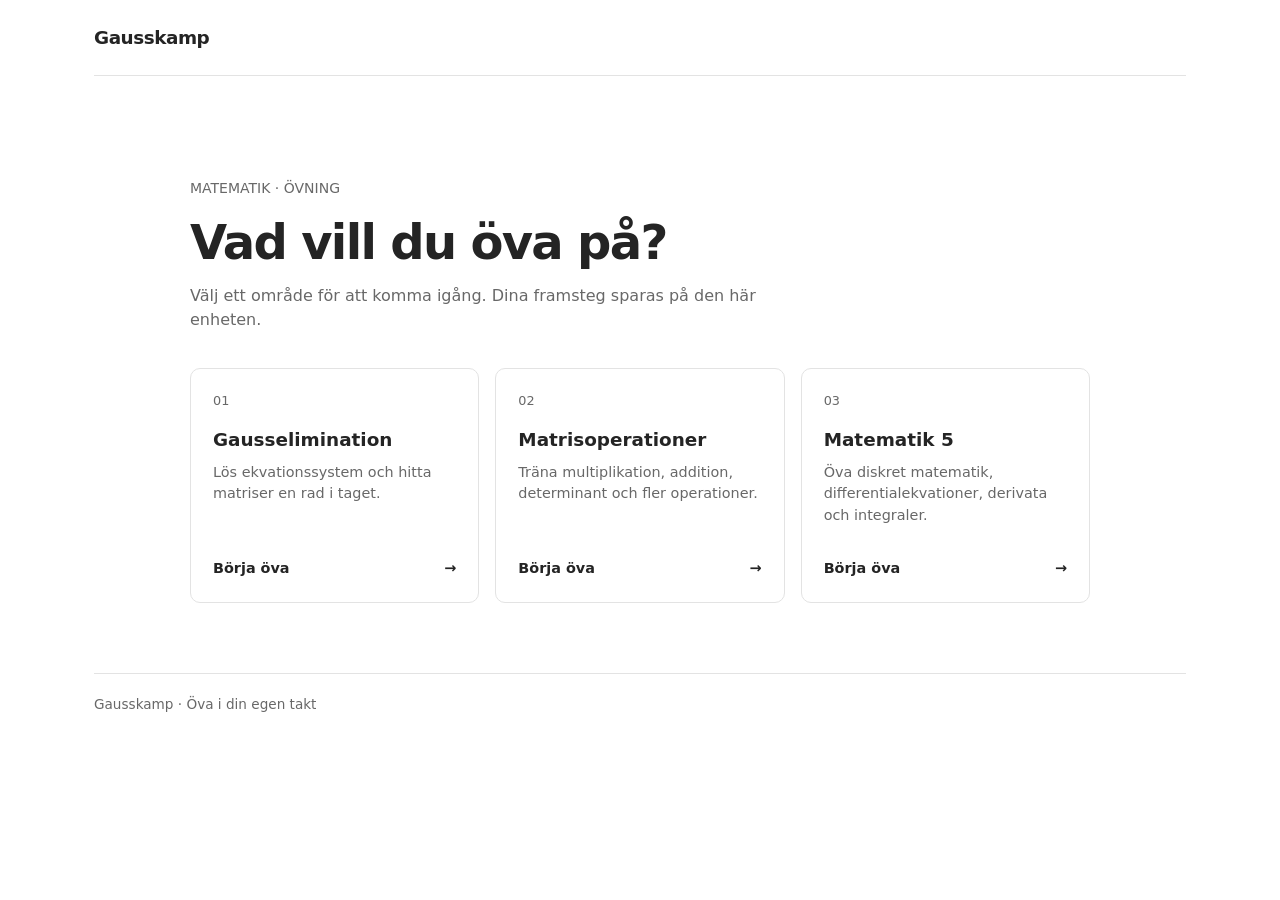
<file: index.html>
<!doctype html>

<html lang="sv">
  <head>
    <meta charset="utf-8" />
    <meta content="width=device-width, initial-scale=1" name="viewport" />
    <meta content="#242424" name="theme-color" />
    <meta content="Välj ett område att öva i Gausskamp." name="description" />
    <title>Gausskamp — välj övning</title>
    <link href="./style.css" rel="stylesheet" />
  </head>
  <body data-topic="home">
    <main class="app landing-app">
      <header class="site-header">
        <a aria-current="page" class="brand brand-link" href="./index.html"
          >Gausskamp</a
        >
      </header>
      <section aria-labelledby="landingTitle" class="landing-content">
        <span class="eyebrow">MATEMATIK · ÖVNING</span>
        <h1 id="landingTitle">Vad vill du öva på?</h1>
        <p class="landing-intro">
          Välj ett område för att komma igång. Dina framsteg sparas på den här
          enheten.
        </p>
        <nav aria-label="Välj övningsområde" class="topic-cards">
          <a class="topic-card" href="./gauss/">
            <span class="topic-card-number">01</span
            ><span class="topic-card-title">Gausselimination</span>
            <span class="topic-card-description"
              >Lös ekvationssystem och hitta matriser en rad i taget.</span
            >
            <span class="topic-card-action"
              >Börja öva <span aria-hidden="true">→</span></span
            >
          </a>
          <a class="topic-card" href="./matrix/">
            <span class="topic-card-number">02</span
            ><span class="topic-card-title">Matrisoperationer</span>
            <span class="topic-card-description"
              >Träna multiplikation, addition, determinant och fler
              operationer.</span
            >
            <span class="topic-card-action"
              >Börja öva <span aria-hidden="true">→</span></span
            >
          </a>
          <a class="topic-card" href="./math5/">
            <span class="topic-card-number">03</span
            ><span class="topic-card-title">Matematik 5</span>
            <span class="topic-card-description"
              >Öva diskret matematik, differentialekvationer, derivata och
              integraler.</span
            >
            <span class="topic-card-action"
              >Börja öva <span aria-hidden="true">→</span></span
            >
          </a>
        </nav>
      </section>
      <footer class="landing-footer">Gausskamp · Öva i din egen takt</footer>
    </main>
  </body>
</html>
</file>
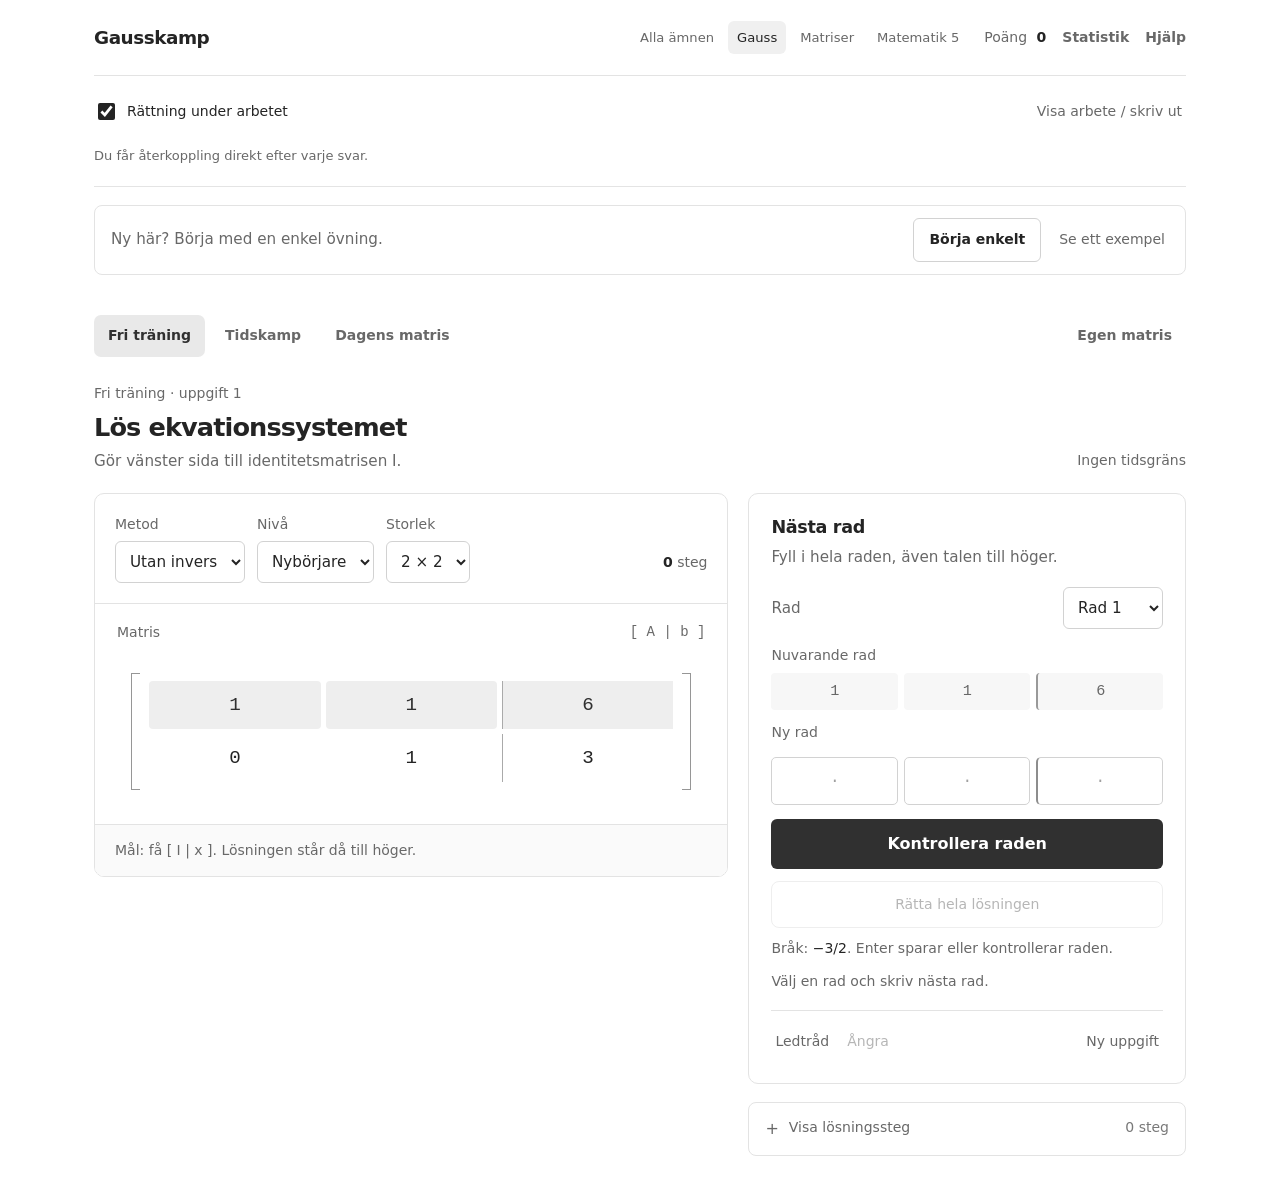
<file: gauss/index.html>
<!doctype html>
<html lang="sv">
  <head>
    <meta charset="utf-8" />
    <meta content="width=device-width, initial-scale=1" name="viewport" />
    <meta content="#242424" name="theme-color" />
    <meta
      content="Öva Gausselimination, lös ekvationssystem och hitta matriser en rad i taget i Gausskamp."
      name="description"
    />
    <title>Gausselimination · Gausskamp</title>
    <link
      href="data:image/svg+xml,%3Csvg xmlns='http://www.w3.org/2000/svg' viewBox='0 0 64 64'%3E%3Crect width='64' height='64' rx='12' fill='%23242424'/%3E%3Cpath d='M14 16v32m36-32v32M22 23h20M22 32h20M22 41h20' stroke='%23ffffff' stroke-width='4' fill='none'/%3E%3C/svg%3E"
      rel="icon"
      type="image/svg+xml"
    />
    <link href="../style.css" rel="stylesheet" />
    <script defer="True" src="../js/shared/shared-utils.js"></script>
    <script defer="True" src="../js/shared/gauss-core.js"></script>
    <script defer="True" src="../js/shared/work-review.js"></script>
    <script defer="True" src="../js/shared/practice-shell.js"></script>
    <script defer="True" src="../js/shared/app-api.js"></script>
    <script defer="True" src="../js/shared/learning-guide.js"></script>
    <script defer="True" src="../js/gauss/app.js"></script>
    <script defer="True" src="../js/shared/page-entry.js"></script>
  </head>
  <body data-topic="gauss">
    <div class="app">
      <header class="site-header">
        <div aria-label="Gausskamp" class="brand">Gausskamp</div>
        <nav aria-label="Övningssidor" class="page-nav">
          <a href="../index.html">Alla ämnen</a
          ><a aria-current="page" href="../gauss/">Gauss</a
          ><a href="../matrix/">Matriser</a><a href="../math5/">Matematik 5</a>
        </nav>
        <div class="header-actions">
          <span class="score-label">Poäng <strong id="score">0</strong></span
          ><button
            aria-label="Visa statistik"
            class="icon-button"
            id="statsButton"
            title="Statistik"
          >
            Statistik</button
          ><button
            aria-label="Visa hjälp"
            class="icon-button"
            id="helpButton"
            title="Hjälp"
          >
            Hjälp
          </button>
        </div>
      </header>
      <div class="work-settings">
        <label
          ><input checked="" id="autoGrade" type="checkbox" /> Rättning under
          arbetet</label
        ><button class="line-button" id="reviewWork">
          Visa arbete / skriv ut
        </button>
        <p id="gradingDescription">
          Du får återkoppling direkt efter varje svar.
        </p>
      </div>
      <section aria-label="Kom igång" class="beginner-start" id="beginnerStart">
        <div class="beginner-start-row">
          <span>Ny här? Börja med en enkel övning.</span
          ><button class="outline-button" id="startSimple">Börja enkelt</button
          ><button
            aria-controls="beginnerExample"
            aria-expanded="false"
            class="line-button"
            id="showGuide"
          >
            Se ett exempel
          </button>
        </div>
        <details class="beginner-example" id="beginnerExample">
          <summary id="guideTitle">Gausselimination, en rad i taget</summary>
          <p id="guideIntro"></p>
          <ol id="guideSteps"></ol>
          <p class="guide-before" id="guideBefore"></p>
        </details>
      </section>
      <div id="gaussSurface">
        <nav aria-label="Spelläge" class="mode-nav">
          <button class="mode active" data-mode="practice">Fri träning</button>
          <button class="mode" data-mode="challenge">Tidskamp</button>
          <button class="mode" data-mode="daily">Dagens matris</button>
          <button class="mode custom-mode" id="customButton">
            Egen matris
          </button>
        </nav>
        <div class="game-banner" id="gameBanner">
          <div>
            <span class="eyebrow" id="roundLabel">FRI TRÄNING · UPPGIFT 1</span>
            <h1 id="gameTitle">Lös ekvationssystemet</h1>
            <p id="gameDescription">
              Gör vänster sida till identitetsmatrisen I.
            </p>
          </div>
          <div class="banner-side" id="bannerSide">
            <span id="sessionInfo">Ingen tidsgräns</span>
          </div>
        </div>
        <div class="challenge-hud" hidden="" id="challengeHud">
          <span id="roundInfo">RUNDA 1 / 3</span
          ><span aria-label="Tre liv" id="hearts">♥ ♥ ♥</span>
          <div class="hud-time">
            <span id="timer">06:00</span
            ><button
              aria-label="Pausa klockan"
              class="pause-button"
              id="pauseButton"
            >
              Pausa
            </button>
          </div>
        </div>
        <div class="game-layout">
          <main aria-label="Spelplan" class="board">
            <div class="board-toolbar">
              <div class="selectors">
                <label
                  >Metod<select id="method">
                    <option value="solve">Utan invers</option>
                    <option value="inverse">Med invers</option>
                  </select></label
                ><label
                  >Nivå<select id="gaussDifficulty">
                    <option value="1">Nybörjare</option>
                    <option value="2">Grund</option>
                    <option value="3">Utmaning</option>
                  </select></label
                ><label
                  >Storlek<select id="size">
                    <option value="2">2 × 2</option>
                    <option value="3">3 × 3</option>
                  </select></label
                >
              </div>
              <div class="step-pill"><span id="stepCount">0</span> steg</div>
            </div>
            <div class="matrix-panel">
              <div class="matrix-top">
                <span>Matris</span><span id="matrixType">[ A | b ]</span>
              </div>
              <div class="matrix-scroller">
                <div
                  aria-label="Utökad matris"
                  class="matrix"
                  id="matrix"
                ></div>
              </div>
              <div class="matrix-bottom" id="goal">
                Mål: få [ I | x ]. Lösningen står då till höger.
              </div>
            </div>
          </main>
          <aside class="play-column">
            <section aria-labelledby="entryHeading" class="entry-panel">
              <h2 id="entryHeading">Nästa rad</h2>
              <p>Fyll i hela raden, även talen till höger.</p>
              <div class="row-select">
                <label for="editRow">Rad</label
                ><select id="editRow"></select>
              </div>
              <div class="row-comparison">
                <span>Nuvarande rad</span>
                <div class="current-row" id="currentRow"></div>
                <span>Ny rad</span>
              </div>
              <div
                aria-label="Nästa rad"
                class="entry-grid"
                id="entryGrid"
                role="group"
              ></div>
              <div aria-label="Inmatningshjälp" class="input-tools">
                <button aria-label="Skriv minus" id="minusKey" type="button">
                  −</button
                ><button
                  aria-label="Skriv bråkstreck"
                  id="fractionKey"
                  type="button"
                >
                  /</button
                ><button id="nextField" type="button">Nästa fält</button>
              </div>
              <button class="submit-button" id="submitButton">
                Kontrollera raden</button
              ><button class="line-button final-grade" id="gradeGauss">
                Rätta hela lösningen
              </button>
              <div class="entry-foot">
                Bråk: <strong>−3/2</strong>. Enter sparar eller kontrollerar
                raden.
              </div>
              <div
                aria-live="polite"
                class="feedback"
                id="feedback"
                role="status"
              >
                Välj en rad och skriv nästa rad.
              </div>
              <div class="board-actions">
                <button class="line-button" id="hintButton">Ledtråd</button
                ><button class="line-button" id="undoButton">Ångra</button
                ><button class="line-button" id="newButton">Ny uppgift</button>
              </div>
            </section>
            <details class="history-panel">
              <summary>
                <span>Visa lösningssteg</span
                ><span id="historyCount">0 steg</span>
              </summary>
              <p class="empty-history" id="emptyHistory">
                Alla sparade steg visas här.
              </p>
              <ol id="history"></ol>
            </details>
          </aside>
        </div>
      </div>
    </div>
    <div class="overlay" hidden="" id="helpOverlay">
      <div
        aria-labelledby="helpTitle"
        aria-modal="true"
        class="modal"
        role="dialog"
      >
        <button aria-label="Stäng" class="modal-close" id="helpClose">×</button
        ><span class="eyebrow">SÅ SPELAR DU</span>
        <h2 id="helpTitle">En rad i taget.</h2>
        <div class="help-list">
          <div>
            <b>01</b>
            <p>Gör vänster sida av matrisen till identitetsmatrisen I.</p>
          </div>
          <div>
            <b>02</b>
            <p>
              Välj en rad och skriv resultatet av
              <strong>en</strong> radoperation. Du får multiplicera raden, lägga
              till en multipel av en annan rad eller byta två rader.
            </p>
          </div>
          <div>
            <b>03</b>
            <p>
              Fyll i hela raden. Skriv heltal eller bråk som
              <strong>−3/2</strong>. Spelet kontrollerar ditt steg, inte vilken
              metod du valde.
            </p>
          </div>
        </div>
        <p class="help-extra">
          På dator: Tab flyttar mellan fält, Enter kontrollerar. På telefon:
          tryck på en rad i matrisen för att välja den. Ledtrådar ges i tre
          nivåer.
        </p>
        <button class="submit-button" id="helpDone">
          Tillbaka till spelet
        </button>
      </div>
    </div>
    <div class="overlay" hidden="" id="statsOverlay">
      <div
        aria-labelledby="statsTitle"
        aria-modal="true"
        class="modal"
        role="dialog"
      >
        <button aria-label="Stäng" class="modal-close" id="statsClose">×</button
        ><span class="eyebrow">DIN STATISTIK</span>
        <h2 id="statsTitle">Så går det.</h2>
        <div class="stats-grid">
          <div>
            <strong id="statSolved">0</strong><span>Lösta uppgifter</span>
          </div>
          <div><strong id="statBest">0</strong><span>Bästa svit</span></div>
          <div>
            <strong id="statChallenge">—</strong><span>Bästa tidskamp</span>
          </div>
          <div><strong id="statDaily">—</strong><span>Dagens bästa</span></div>
        </div>
        <p class="help-extra">Resultaten sparas på den här enheten.</p>
        <button class="submit-button" id="statsDone">Fortsätt spela</button>
      </div>
    </div>
    <div class="overlay" hidden="" id="confirmOverlay">
      <div
        aria-labelledby="confirmTitle"
        aria-modal="true"
        class="modal compact"
        role="dialog"
      >
        <h2 id="confirmTitle">Byta uppgift?</h2>
        <p>Din påbörjade lösning och inmatning ersätts.</p>
        <div class="confirm-actions">
          <button class="line-button" id="cancelReplace">
            Fortsätt med uppgiften</button
          ><button class="submit-button" id="confirmReplace">
            Byt uppgift
          </button>
        </div>
      </div>
    </div>
    <div class="overlay" hidden="" id="reviewOverlay">
      <section
        aria-labelledby="reviewTitle"
        aria-modal="true"
        class="modal work-modal"
        role="dialog"
      >
        <div class="review-toolbar">
          <h2 id="reviewTitle">Ditt arbete</h2>
          <button class="line-button" id="printWork">
            Skriv ut / spara PDF</button
          ><button class="line-button" id="closeReview">Stäng</button>
        </div>
        <p class="review-intro">
          Alla sparade steg, samlade per uppgift. De senaste 30 uppgifterna
          sparas på den här enheten.
        </p>
        <div id="workReports"></div>
      </section>
    </div>
    <div class="overlay" hidden="" id="pauseOverlay">
      <div
        aria-labelledby="pauseTitle"
        aria-modal="true"
        class="modal compact"
        role="dialog"
      >
        <span class="eyebrow">TIDSKAMP</span>
        <h2 id="pauseTitle">Pausat.</h2>
        <p>Klockan står still tills du fortsätter.</p>
        <button class="submit-button" id="resumeButton">Fortsätt spela</button>
      </div>
    </div>
    <div class="overlay" hidden="" id="resultOverlay">
      <div
        aria-labelledby="resultTitle"
        aria-modal="true"
        class="modal result-modal"
        role="dialog"
      >
        <button aria-label="Stäng" class="modal-close" id="resultClose">
          ×</button
        ><span class="eyebrow" id="resultEyebrow">UPPGIFT KLAR</span>
        <h2 id="resultTitle">Bra räknat.</h2>
        <p id="resultText"></p>
        <div class="result-solution" id="resultSolution"></div>
        <button class="line-button" id="resultReview">
          Visa hela arbetet / skriv ut</button
        ><button class="submit-button" id="resultNext">Nästa uppgift</button>
      </div>
    </div>
    <div class="overlay" hidden="" id="customOverlay">
      <div
        aria-labelledby="customTitle"
        aria-modal="true"
        class="modal custom-modal"
        role="dialog"
      >
        <button aria-label="Stäng" class="modal-close" id="customClose">
          ×</button
        ><span class="eyebrow">EGEN UPPGIFT</span>
        <h2 id="customTitle">Din matris.</h2>
        <p>
          Mata in koefficienterna. Vid ekvationssystem anger du också
          högerledet. Matrisen måste vara inverterbar.
        </p>
        <div class="custom-options">
          <label
            >Metod<select id="customMethod">
              <option value="solve">Lös system</option>
              <option value="inverse">Hitta invers</option>
            </select></label
          ><label
            >Storlek<select id="customSize">
              <option value="2">2 × 2</option>
              <option value="3">3 × 3</option>
            </select></label
          >
        </div>
        <div class="custom-grid" id="customGrid"></div>
        <div class="form-error" id="customError" role="alert"></div>
        <button class="submit-button" id="startCustom">
          Spela den här uppgiften
        </button>
      </div>
    </div>
  </body>
</html>
</file>
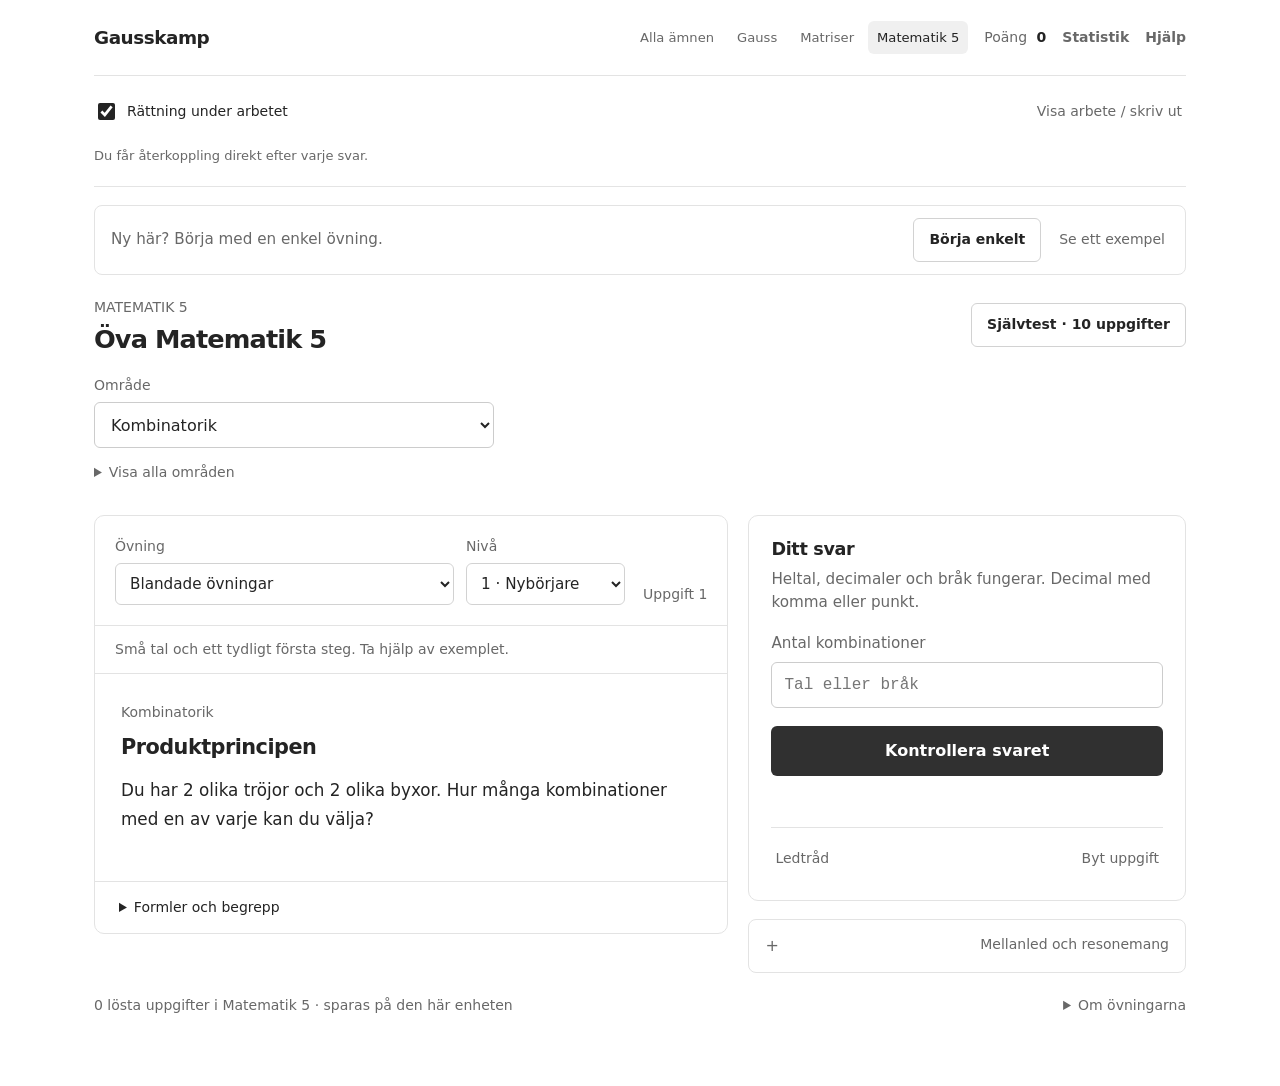
<file: math5/index.html>
<!doctype html>
<html lang="sv">
  <head>
    <meta charset="utf-8" />
    <meta content="width=device-width, initial-scale=1" name="viewport" />
    <meta content="#242424" name="theme-color" />
    <meta
      content="Öva Matematik 5: kombinatorik, mängdlära, differentialekvationer, derivata och integraler."
      name="description"
    />
    <title>Matematik 5 · Gausskamp</title>
    <link
      href="data:image/svg+xml,%3Csvg xmlns='http://www.w3.org/2000/svg' viewBox='0 0 64 64'%3E%3Crect width='64' height='64' rx='12' fill='%23242424'/%3E%3Cpath d='M14 16v32m36-32v32M22 23h20M22 32h20M22 41h20' stroke='%23ffffff' stroke-width='4' fill='none'/%3E%3C/svg%3E"
      rel="icon"
      type="image/svg+xml"
    />
    <link href="../style.css" rel="stylesheet" />
    <script defer="True" src="../js/shared/shared-utils.js"></script>
    <script defer="True" src="../js/shared/work-review.js"></script>
    <script defer="True" src="../js/shared/practice-shell.js"></script>
    <script defer="True" src="../js/shared/app-api.js"></script>
    <script defer="True" src="../js/math5/math5-engine-extra.js"></script>
    <script defer="True" src="../js/math5/math5-engine-generators.js"></script>
    <script defer="True" src="../js/math5/math5-engine.js"></script>
    <script defer="True" src="../js/math5/math5.js"></script>
    <script defer="True" src="../js/shared/learning-guide.js"></script>
    <script defer="True" src="../js/shared/page-entry.js"></script>
  </head>
  <body data-topic="math5">
    <div class="app">
      <header class="site-header">
        <div aria-label="Gausskamp" class="brand">Gausskamp</div>
        <nav aria-label="Övningssidor" class="page-nav">
          <a href="../index.html">Alla ämnen</a><a href="../gauss/">Gauss</a
          ><a href="../matrix/">Matriser</a
          ><a aria-current="page" href="../math5/">Matematik 5</a>
        </nav>
        <div class="header-actions">
          <span class="score-label">Poäng <strong id="score">0</strong></span
          ><button
            aria-label="Visa statistik"
            class="icon-button"
            id="statsButton"
            title="Statistik"
          >
            Statistik</button
          ><button
            aria-label="Visa hjälp"
            class="icon-button"
            id="helpButton"
            title="Hjälp"
          >
            Hjälp
          </button>
        </div>
      </header>
      <div class="work-settings">
        <label
          ><input checked="" id="autoGrade" type="checkbox" /> Rättning under
          arbetet</label
        ><button class="line-button" id="reviewWork">
          Visa arbete / skriv ut
        </button>
        <p id="gradingDescription">
          Du får återkoppling direkt efter varje svar.
        </p>
      </div>
      <section aria-label="Kom igång" class="beginner-start" id="beginnerStart">
        <div class="beginner-start-row">
          <span>Ny här? Börja med en enkel övning.</span
          ><button class="outline-button" id="startSimple">Börja enkelt</button
          ><button
            aria-controls="beginnerExample"
            aria-expanded="false"
            class="line-button"
            id="showGuide"
          >
            Se ett exempel
          </button>
        </div>
        <details class="beginner-example" id="beginnerExample">
          <summary id="guideTitle">Gausselimination, en rad i taget</summary>
          <p id="guideIntro"></p>
          <ol id="guideSteps"></ol>
          <p class="guide-before" id="guideBefore"></p>
        </details>
      </section>
      <section aria-label="Matematik 5" id="math5Surface">
        <div class="course-heading">
          <div>
            <span class="eyebrow">MATEMATIK 5</span>
            <h1>Öva Matematik 5</h1>
          </div>
          <button class="outline-button" id="m5StartTest">
            Självtest · 10 uppgifter
          </button>
        </div>
        <label class="m5-mobile-category" for="m5Area"
          >Område<select id="m5Area"></select
        ></label>
        <details class="area-chooser" id="m5AreaChooser">
          <summary>Visa alla områden</summary>
          <div aria-label="Områden" class="course-topics" id="m5Topics"></div>
        </details>
        <div class="m5-test-bar" hidden="" id="m5TestBar">
          <strong id="m5TestProgress"></strong
          ><span>Rättning när alla svar är sparade.</span
          ><button class="line-button" id="m5EndTest">Avsluta testet</button>
        </div>
        <div class="m5-workspace" id="m5Workspace">
          <main class="board m5-question">
            <div class="board-toolbar">
              <div class="selectors">
                <label>Övning<select id="m5Kind"></select></label
                ><label
                  >Nivå<select id="m5Level">
                    <option value="1">1 · Nybörjare</option>
                    <option value="2">2 · Grund</option>
                    <option value="3">3 · Fortsättning</option>
                    <option value="4">4 · Utmaning</option>
                    <option value="5">5 · Fördjupning</option>
                  </select></label
                >
              </div>
              <span class="m5-task-number" id="m5TaskNumber"></span>
            </div>
            <p class="level-description" id="m5LevelDescription"></p>
            <div class="m5-problem">
              <span class="eyebrow" id="m5CategoryLabel"></span>
              <h2 id="m5QuestionTitle"></h2>
              <p id="m5Prompt"></p>
              <div class="m5-context" id="m5Context"></div>
              <div class="m5-diagram" hidden="" id="m5Diagram"></div>
            </div>
            <details class="m5-reference" id="m5Reference">
              <summary>Formler och begrepp</summary>
              <p id="m5Rule"></p>
            </details>
          </main>
          <aside class="play-column">
            <section class="entry-panel">
              <h2>Ditt svar</h2>
              <p id="m5AnswerInstruction">Skriv egna svar i fälten.</p>
              <div class="m5-fields" id="m5Fields"></div>
              <button class="submit-button" id="m5Submit">
                Kontrollera svaret</button
              ><button class="line-button final-grade" id="m5Grade">
                Rätta svaret
              </button>
              <div
                aria-live="polite"
                class="feedback"
                id="m5Feedback"
                role="status"
              ></div>
              <div class="board-actions">
                <button class="line-button" id="m5Hint">Ledtråd</button
                ><button class="line-button" hidden="" id="m5SolutionButton">
                  Visa lösningsförslag</button
                ><button class="line-button" id="m5Next">Ny uppgift</button>
              </div>
              <p class="m5-hint" hidden="" id="m5HintText"></p>
            </section>
            <details class="history-panel m5-notebook" id="m5Notebook">
              <summary>Mellanled och resonemang</summary>
              <label for="m5Notes">Skriv hur du tänker</label
              ><textarea
                id="m5Notes"
                placeholder="Ett steg per rad…"
                rows="6"
              ></textarea>
              <p>
                Sparas automatiskt och följer med vid utskrift. Fritexten rättas
                inte automatiskt.
              </p>
            </details>
          </aside>
        </div>
        <div class="level-suggestion" hidden="" id="m5LevelSuggestion">
          <p id="m5LevelSuggestionText"></p>
          <button class="outline-button" id="m5LevelUp">
            Prova nästa nivå
          </button>
        </div>
        <section class="m5-solution" hidden="" id="m5Solution">
          <h2>Lösningsförslag</h2>
          <ol id="m5SolutionSteps"></ol>
          <p hidden="" id="m5ProofNotice">
            Kontrollpunkterna rättas automatiskt. Jämför ditt eget bevis med
            lösningsförslaget; resonemanget bedömer du själv.
          </p>
        </section>
        <section
          aria-live="polite"
          class="m5-test-summary"
          hidden=""
          id="m5TestSummary"
        >
          <div class="course-heading">
            <div>
              <span class="eyebrow">SJÄLVTEST</span>
              <h2 id="m5SummaryTitle"></h2>
              <p id="m5SummaryText"></p>
            </div>
            <button class="submit-button" id="m5FinishTest">
              Rätta testet
            </button>
          </div>
          <div id="m5TestResults"></div>
          <div class="board-actions">
            <button class="outline-button" hidden="" id="m5Retry">
              Öva på misstagen</button
            ><button class="line-button" id="m5BackPractice">
              Till fri träning</button
            ><button class="line-button" id="m5PrintTest">
              Visa arbete / skriv ut
            </button>
          </div>
        </section>
        <div class="m5-footer">
          <span id="m5Progress"></span>
          <details>
            <summary>Om övningarna</summary>
            <p>
              Övningar för Matematik 5: diskret matematik,
              differentialekvationer och fördjupning i derivata och integraler.
              Grafteori är ett extraområde. Nivåerna anger övningens svårighet,
              inte betyg. Bevis tränas med kontrollpunkter och eget resonemang.
            </p>
            <a
              href="https://syllabuswebb.skolverket.se/subject/MAT/10/pdf"
              rel="noopener"
              target="_blank"
              >Kursinnehåll hos Skolverket</a
            >
          </details>
        </div>
      </section>
    </div>
    <div class="overlay" hidden="" id="helpOverlay">
      <div
        aria-labelledby="helpTitle"
        aria-modal="true"
        class="modal"
        role="dialog"
      >
        <button aria-label="Stäng" class="modal-close" id="helpClose">×</button
        ><span class="eyebrow">SÅ SPELAR DU</span>
        <h2 id="helpTitle">En rad i taget.</h2>
        <div class="help-list">
          <div>
            <b>01</b>
            <p>Gör vänster sida av matrisen till identitetsmatrisen I.</p>
          </div>
          <div>
            <b>02</b>
            <p>
              Välj en rad och skriv resultatet av
              <strong>en</strong> radoperation. Du får multiplicera raden, lägga
              till en multipel av en annan rad eller byta två rader.
            </p>
          </div>
          <div>
            <b>03</b>
            <p>
              Fyll i hela raden. Skriv heltal eller bråk som
              <strong>−3/2</strong>. Spelet kontrollerar ditt steg, inte vilken
              metod du valde.
            </p>
          </div>
        </div>
        <p class="help-extra">
          På dator: Tab flyttar mellan fält, Enter kontrollerar. På telefon:
          tryck på en rad i matrisen för att välja den. Ledtrådar ges i tre
          nivåer.
        </p>
        <button class="submit-button" id="helpDone">
          Tillbaka till spelet
        </button>
      </div>
    </div>
    <div class="overlay" hidden="" id="statsOverlay">
      <div
        aria-labelledby="statsTitle"
        aria-modal="true"
        class="modal"
        role="dialog"
      >
        <button aria-label="Stäng" class="modal-close" id="statsClose">×</button
        ><span class="eyebrow">DIN STATISTIK</span>
        <h2 id="statsTitle">Så går det.</h2>
        <div class="stats-grid">
          <div>
            <strong id="statSolved">0</strong><span>Lösta uppgifter</span>
          </div>
          <div><strong id="statBest">0</strong><span>Bästa svit</span></div>
          <div>
            <strong id="statChallenge">—</strong><span>Bästa tidskamp</span>
          </div>
          <div><strong id="statDaily">—</strong><span>Dagens bästa</span></div>
        </div>
        <p class="help-extra">Resultaten sparas på den här enheten.</p>
        <button class="submit-button" id="statsDone">Fortsätt spela</button>
      </div>
    </div>
    <div class="overlay" hidden="" id="confirmOverlay">
      <div
        aria-labelledby="confirmTitle"
        aria-modal="true"
        class="modal compact"
        role="dialog"
      >
        <h2 id="confirmTitle">Byta uppgift?</h2>
        <p>Din påbörjade lösning och inmatning ersätts.</p>
        <div class="confirm-actions">
          <button class="line-button" id="cancelReplace">
            Fortsätt med uppgiften</button
          ><button class="submit-button" id="confirmReplace">
            Byt uppgift
          </button>
        </div>
      </div>
    </div>
    <div class="overlay" hidden="" id="reviewOverlay">
      <section
        aria-labelledby="reviewTitle"
        aria-modal="true"
        class="modal work-modal"
        role="dialog"
      >
        <div class="review-toolbar">
          <h2 id="reviewTitle">Ditt arbete</h2>
          <button class="line-button" id="printWork">
            Skriv ut / spara PDF</button
          ><button class="line-button" id="closeReview">Stäng</button>
        </div>
        <p class="review-intro">
          Alla sparade steg, samlade per uppgift. De senaste 30 uppgifterna
          sparas på den här enheten.
        </p>
        <div id="workReports"></div>
      </section>
    </div>
  </body>
</html>
</file>
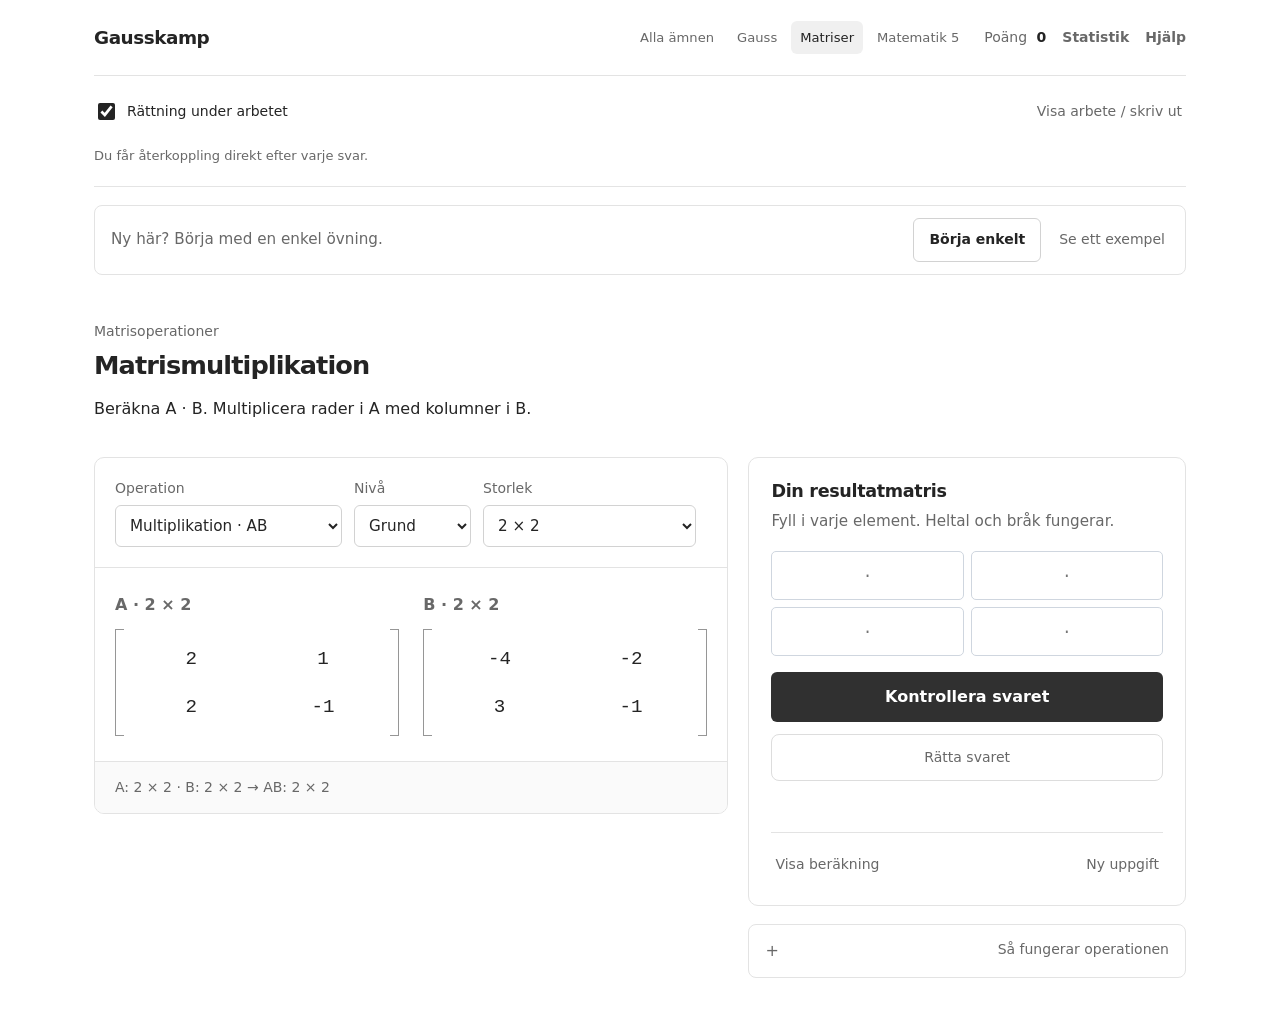
<file: matrix/index.html>
<!doctype html>
<html lang="sv">
  <head>
    <meta charset="utf-8" />
    <meta content="width=device-width, initial-scale=1" name="viewport" />
    <meta content="#242424" name="theme-color" />
    <meta
      content="Öva matrisoperationer, matrismultiplikation och determinanter i Gausskamp."
      name="description"
    />
    <title>Matrisoperationer · Gausskamp</title>
    <link
      href="data:image/svg+xml,%3Csvg xmlns='http://www.w3.org/2000/svg' viewBox='0 0 64 64'%3E%3Crect width='64' height='64' rx='12' fill='%23242424'/%3E%3Cpath d='M14 16v32m36-32v32M22 23h20M22 32h20M22 41h20' stroke='%23ffffff' stroke-width='4' fill='none'/%3E%3C/svg%3E"
      rel="icon"
      type="image/svg+xml"
    />
    <link href="../style.css" rel="stylesheet" />
    <script defer="True" src="../js/shared/shared-utils.js"></script>
    <script defer="True" src="../js/shared/gauss-core.js"></script>
    <script defer="True" src="../js/matrix/matrix-ops-core.js"></script>
    <script defer="True" src="../js/shared/work-review.js"></script>
    <script defer="True" src="../js/shared/practice-shell.js"></script>
    <script defer="True" src="../js/shared/app-api.js"></script>
    <script defer="True" src="../js/matrix/matrix-ops.js"></script>
    <script defer="True" src="../js/shared/learning-guide.js"></script>
    <script defer="True" src="../js/shared/page-entry.js"></script>
  </head>
  <body data-topic="operations">
    <div class="app">
      <header class="site-header">
        <div aria-label="Gausskamp" class="brand">Gausskamp</div>
        <nav aria-label="Övningssidor" class="page-nav">
          <a href="../index.html">Alla ämnen</a><a href="../gauss/">Gauss</a
          ><a aria-current="page" href="../matrix/">Matriser</a
          ><a href="../math5/">Matematik 5</a>
        </nav>
        <div class="header-actions">
          <span class="score-label">Poäng <strong id="score">0</strong></span
          ><button
            aria-label="Visa statistik"
            class="icon-button"
            id="statsButton"
            title="Statistik"
          >
            Statistik</button
          ><button
            aria-label="Visa hjälp"
            class="icon-button"
            id="helpButton"
            title="Hjälp"
          >
            Hjälp
          </button>
        </div>
      </header>
      <div class="work-settings">
        <label
          ><input checked="" id="autoGrade" type="checkbox" /> Rättning under
          arbetet</label
        ><button class="line-button" id="reviewWork">
          Visa arbete / skriv ut
        </button>
        <p id="gradingDescription">
          Du får återkoppling direkt efter varje svar.
        </p>
      </div>
      <section aria-label="Kom igång" class="beginner-start" id="beginnerStart">
        <div class="beginner-start-row">
          <span>Ny här? Börja med en enkel övning.</span
          ><button class="outline-button" id="startSimple">Börja enkelt</button
          ><button
            aria-controls="beginnerExample"
            aria-expanded="false"
            class="line-button"
            id="showGuide"
          >
            Se ett exempel
          </button>
        </div>
        <details class="beginner-example" id="beginnerExample">
          <summary id="guideTitle">Gausselimination, en rad i taget</summary>
          <p id="guideIntro"></p>
          <ol id="guideSteps"></ol>
          <p class="guide-before" id="guideBefore"></p>
        </details>
      </section>
      <section aria-label="Matrisövningar" id="operationsSurface">
        <div class="game-banner">
          <div>
            <span class="eyebrow">Matrisoperationer</span>
            <h1 id="opsTitle">Matrismultiplikation</h1>
            <p id="opsInstruction">
              Beräkna produkten A · B och fyll i resultatmatrisen.
            </p>
          </div>
        </div>
        <div class="game-layout">
          <main class="board">
            <div class="board-toolbar">
              <div class="selectors">
                <label
                  >Operation<select id="operation">
                    <option value="multiply">Multiplikation · AB</option>
                    <option value="add">Addition · A + B</option>
                    <option value="subtract">Subtraktion · A − B</option>
                    <option value="scale">Skalärmultiplikation · kA</option>
                    <option value="transpose">Transponering · Aᵀ</option>
                    <option value="determinant">Determinant · det(A)</option>
                    <option value="mixed">Blandade uppgifter</option>
                  </select></label
                ><label
                  >Nivå<select id="opsDifficulty">
                    <option value="1">Nybörjare</option>
                    <option selected="" value="2">Grund</option>
                    <option value="3">Utmaning</option>
                  </select></label
                ><label
                  >Storlek<select id="opsSize">
                    <option value="2">2 × 2</option>
                    <option value="3">3 × 3</option>
                    <option value="rect">Rektangulära matriser</option>
                  </select></label
                >
              </div>
            </div>
            <div class="operands" id="operands"></div>
            <div class="matrix-bottom" id="dimensionNote"></div>
          </main>
          <aside class="play-column">
            <section class="entry-panel">
              <h2 id="answerLabel">Din resultatmatris</h2>
              <p id="answerInstruction">Fyll i varje element.</p>
              <div class="ops-answer" id="opsAnswer"></div>
              <button class="submit-button" id="checkOperation">
                Kontrollera svaret</button
              ><button class="line-button final-grade" id="gradeOps">
                Rätta svaret
              </button>
              <div
                aria-live="polite"
                class="feedback"
                id="opsFeedback"
                role="status"
              ></div>
              <div class="board-actions">
                <button class="line-button" id="opsHint">Visa beräkning</button
                ><button class="line-button" id="opsNext">Ny uppgift</button>
              </div>
            </section>
            <details class="history-panel">
              <summary>Så fungerar operationen</summary>
              <p class="operation-rule" id="operationRule"></p>
            </details>
            <section class="entry-panel" hidden="" id="calculationPanel">
              <h2>Beräkning</h2>
              <label class="calculation-label"
                >Välj element<select id="explainCell"></select
              ></label>
              <p class="calculation-text" id="cellCalculation"></p>
            </section>
          </aside>
        </div>
      </section>
    </div>
    <div class="overlay" hidden="" id="helpOverlay">
      <div
        aria-labelledby="helpTitle"
        aria-modal="true"
        class="modal"
        role="dialog"
      >
        <button aria-label="Stäng" class="modal-close" id="helpClose">×</button
        ><span class="eyebrow">SÅ SPELAR DU</span>
        <h2 id="helpTitle">En rad i taget.</h2>
        <div class="help-list">
          <div>
            <b>01</b>
            <p>Gör vänster sida av matrisen till identitetsmatrisen I.</p>
          </div>
          <div>
            <b>02</b>
            <p>
              Välj en rad och skriv resultatet av
              <strong>en</strong> radoperation. Du får multiplicera raden, lägga
              till en multipel av en annan rad eller byta två rader.
            </p>
          </div>
          <div>
            <b>03</b>
            <p>
              Fyll i hela raden. Skriv heltal eller bråk som
              <strong>−3/2</strong>. Spelet kontrollerar ditt steg, inte vilken
              metod du valde.
            </p>
          </div>
        </div>
        <p class="help-extra">
          På dator: Tab flyttar mellan fält, Enter kontrollerar. På telefon:
          tryck på en rad i matrisen för att välja den. Ledtrådar ges i tre
          nivåer.
        </p>
        <button class="submit-button" id="helpDone">
          Tillbaka till spelet
        </button>
      </div>
    </div>
    <div class="overlay" hidden="" id="statsOverlay">
      <div
        aria-labelledby="statsTitle"
        aria-modal="true"
        class="modal"
        role="dialog"
      >
        <button aria-label="Stäng" class="modal-close" id="statsClose">×</button
        ><span class="eyebrow">DIN STATISTIK</span>
        <h2 id="statsTitle">Så går det.</h2>
        <div class="stats-grid">
          <div>
            <strong id="statSolved">0</strong><span>Lösta uppgifter</span>
          </div>
          <div><strong id="statBest">0</strong><span>Bästa svit</span></div>
          <div>
            <strong id="statChallenge">—</strong><span>Bästa tidskamp</span>
          </div>
          <div><strong id="statDaily">—</strong><span>Dagens bästa</span></div>
        </div>
        <p class="help-extra">Resultaten sparas på den här enheten.</p>
        <button class="submit-button" id="statsDone">Fortsätt spela</button>
      </div>
    </div>
    <div class="overlay" hidden="" id="confirmOverlay">
      <div
        aria-labelledby="confirmTitle"
        aria-modal="true"
        class="modal compact"
        role="dialog"
      >
        <h2 id="confirmTitle">Byta uppgift?</h2>
        <p>Din påbörjade lösning och inmatning ersätts.</p>
        <div class="confirm-actions">
          <button class="line-button" id="cancelReplace">
            Fortsätt med uppgiften</button
          ><button class="submit-button" id="confirmReplace">
            Byt uppgift
          </button>
        </div>
      </div>
    </div>
    <div class="overlay" hidden="" id="reviewOverlay">
      <section
        aria-labelledby="reviewTitle"
        aria-modal="true"
        class="modal work-modal"
        role="dialog"
      >
        <div class="review-toolbar">
          <h2 id="reviewTitle">Ditt arbete</h2>
          <button class="line-button" id="printWork">
            Skriv ut / spara PDF</button
          ><button class="line-button" id="closeReview">Stäng</button>
        </div>
        <p class="review-intro">
          Alla sparade steg, samlade per uppgift. De senaste 30 uppgifterna
          sparas på den här enheten.
        </p>
        <div id="workReports"></div>
      </section>
    </div>
  </body>
</html>
</file>
<file: style.css>
:root {
  --ink: #242424;
  --muted: #686868;
  --blue: #303030;
  --cream: #ffffff;
  --paper: #fff;
  --line: #e3e3e3;
  --gold: #efefef;
  --green: #286a50;
  --red: #a43e35;
  --sans: ui-sans-serif, system-ui, -apple-system, BlinkMacSystemFont, "Segoe UI", sans-serif;
  --serif: var(--sans);
  font: 16px/1.5 var(--sans);
  color: var(--ink);
  background: var(--cream);
}
* {
  box-sizing: border-box;
}
html {
  background: #fff;
  color-scheme: light;
}
body {
  margin: 0;
  background: #fff;
  color: #242424;
  min-height: 100vh;
  min-height: 100dvh;
  color-scheme: light;
}
button,
input,
select {
  font: inherit;
}
button {
  cursor: pointer;
}
button:focus-visible,
input:focus-visible,
select:focus-visible,
summary:focus-visible {
  outline: 3px solid #a4a4a4;
  outline-offset: 3px;
}
button:disabled,
select:disabled {
  opacity: 0.48;
  cursor: not-allowed;
}
[hidden] {
  display: none !important;
}
.app {
  background: #fff;
  color: #242424;
  min-height: 100vh;
  min-height: 100dvh;
  max-width: 1140px;
  margin: auto;
  padding: 0 24px 48px;
}
.site-header {
  display: flex;
  align-items: center;
  justify-content: space-between;
  gap: 16px;
  height: 76px;
  border-bottom: 1px solid var(--line);
}
.brand {
  font-size: 1.15rem;
  font-weight: 750;
  letter-spacing: -0.025em;
}
.header-actions {
  display: flex;
  gap: 16px;
  align-items: center;
}
.score-label {
  font-size: 0.875rem;
  color: var(--muted);
  white-space: nowrap;
}
.score-label strong {
  color: var(--ink);
  font-weight: 650;
  margin-left: 5px;
}
.icon-button {
  background: none;
  border: 0;
  padding: 9px 0;
  color: var(--muted);
  font-size: 0.875rem;
  font-weight: 550;
}
.icon-button:hover {
  color: var(--blue);
}
.mode-nav {
  display: flex;
  gap: 6px;
  align-items: center;
  flex-wrap: wrap;
  padding: 20px 0 0;
}
.mode {
  border: 0;
  background: transparent;
  color: var(--muted);
  border-radius: 7px;
  font-size: 0.875rem;
  padding: 10px 14px;
  font-weight: 550;
  min-height: 42px;
}
.mode.active {
  background: #e9e9e9;
  color: var(--blue);
  font-weight: 650;
}
.mode:hover {
  background: #efefef;
}
.custom-mode {
  margin-left: auto;
}
.game-banner {
  display: flex;
  justify-content: space-between;
  gap: 20px;
  align-items: end;
  padding: 24px 0 20px;
}
.eyebrow {
  font-size: 0.875rem;
  color: var(--muted);
  font-weight: 450;
  letter-spacing: 0;
}
h1 {
  font-size: 1.6rem;
  line-height: 1.25;
  font-weight: 650;
  letter-spacing: -0.035em;
  margin: 7px 0;
}
#gameDescription {
  margin: 0;
  color: var(--muted);
  font-size: 0.95rem;
}
.banner-side {
  color: var(--muted);
  font-size: 0.875rem;
  white-space: nowrap;
  padding-bottom: 2px;
}
.challenge-hud {
  display: flex;
  align-items: center;
  justify-content: space-between;
  gap: 16px;
  padding: 13px 18px;
  border: 1px solid var(--line);
  border-bottom: 0;
  background: #f0f0f0;
  border-radius: 10px 10px 0 0;
  font-size: 0.875rem;
  color: var(--blue);
  font-weight: 600;
}
.challenge-hud #hearts {
  letter-spacing: 0.13em;
}
.hud-time {
  display: flex;
  align-items: center;
  gap: 14px;
}
.hud-time #timer {
  font-variant-numeric: tabular-nums;
}
.pause-button {
  border: 0;
  background: transparent;
  color: var(--blue);
  padding: 5px;
  font-size: 0.875rem;
}
.game-layout {
  display: grid;
  grid-template-columns: minmax(0, 1.45fr) minmax(300px, 1fr);
  gap: 20px;
  align-items: start;
}
.board {
  min-width: 0;
  background: var(--paper);
  border: 1px solid var(--line);
  border-radius: 10px;
  overflow: hidden;
}
.board-toolbar {
  display: flex;
  justify-content: space-between;
  gap: 14px;
  align-items: end;
  padding: 20px;
  border-bottom: 1px solid var(--line);
}
.selectors {
  display: flex;
  gap: 12px;
  flex-wrap: wrap;
  min-width: 0;
}
.selectors label,
.custom-options label {
  display: grid;
  gap: 6px;
  font-size: 0.875rem;
  color: var(--muted);
  font-weight: 450;
  min-width: 0;
}
.selectors select,
.custom-options select,
.row-select select {
  height: 42px;
  border: 1px solid #d2d2d2;
  background: #fff;
  color: var(--ink);
  border-radius: 6px;
  padding: 0 10px;
  font-size: 0.95rem;
  max-width: 100%;
  font-weight: 450;
}
.step-pill {
  font-size: 0.875rem;
  color: var(--muted);
  white-space: nowrap;
  padding-bottom: 10px;
}
.step-pill span {
  font-weight: 600;
  color: var(--ink);
}
.matrix-panel {
  background: #fff;
  overflow: hidden;
}
.matrix-top {
  display: flex;
  justify-content: space-between;
  padding: 18px 22px 0;
  font-size: 0.875rem;
  color: var(--muted);
}
.matrix-top span:last-child {
  font-family: ui-monospace, SFMono-Regular, Consolas, monospace;
}
.matrix-scroller {
  overflow-x: auto;
  padding: 30px 20px 34px;
}
.matrix {
  display: grid;
  grid-template-columns: repeat(var(--cols), minmax(36px, 1fr));
  gap: 5px;
  position: relative;
  padding: 8px 18px;
  max-width: 560px;
  margin: auto;
}
.matrix:before,
.matrix:after {
  content: "";
  position: absolute;
  top: 0;
  bottom: 0;
  width: 8px;
  border-top: 1.5px solid #969696;
  border-bottom: 1.5px solid #969696;
}
.matrix:before {
  left: 0;
  border-left: 1.5px solid #969696;
}
.matrix:after {
  right: 0;
  border-right: 1.5px solid #969696;
}
.matrix-cell {
  min-height: 48px;
  display: grid;
  place-items: center;
  font:
    500 1.2rem/1.25 ui-monospace,
    SFMono-Regular,
    Consolas,
    monospace;
  font-variant-numeric: tabular-nums;
  border-radius: 4px;
  user-select: none;
  cursor: pointer;
}
.matrix-cell.aug {
  border-left: 1px solid #aaaaaa;
  border-radius: 0;
}
.matrix-cell.current {
  background: #eeeeee;
  color: var(--blue);
}
.matrix-cell:hover {
  background: #e5e5e5;
}
.matrix-bottom {
  padding: 15px 20px;
  border-top: 1px solid var(--line);
  font-size: 0.875rem;
  color: var(--muted);
  background: #fafafa;
}
.play-column {
  min-width: 0;
  display: grid;
  gap: 18px;
}
.entry-panel {
  background: var(--paper);
  border: 1px solid var(--line);
  border-radius: 10px;
  padding: 22px;
}
.entry-panel h2 {
  font-size: 1.1rem;
  line-height: 1.3;
  font-weight: 650;
  letter-spacing: -0.02em;
  margin: 0 0 7px;
}
.entry-panel p {
  color: var(--muted);
  font-size: 0.95rem;
  margin: 0 0 18px;
}
.row-select {
  display: flex;
  align-items: center;
  gap: 12px;
  justify-content: space-between;
}
.row-select label {
  font-size: 0.95rem;
  color: var(--muted);
}
.row-select select {
  min-width: 100px;
}
.entry-grid {
  display: grid;
  grid-template-columns: repeat(var(--cols), minmax(0, 1fr));
  gap: 6px;
  margin: 14px 0;
}
.entry-grid input {
  min-width: 0;
  width: 100%;
  height: 48px;
  text-align: center;
  background: #fff;
  border: 1px solid #d2d2d2;
  border-radius: 5px;
  color: var(--ink);
  padding: 3px 2px;
  font:
    500 1rem/1 ui-monospace,
    SFMono-Regular,
    Consolas,
    monospace;
  font-variant-numeric: tabular-nums;
}
.entry-grid input.aug-input {
  border-left: 2px solid #8d8d8d;
}
.entry-grid input.wrong {
  border-color: #c15c50;
  background: #fff0ec;
}
.entry-grid input::placeholder {
  color: #a0a0a0;
}
.submit-button {
  display: block;
  width: 100%;
  border: 0;
  border-radius: 6px;
  padding: 13px 16px;
  background: var(--blue);
  color: #fff;
  font-weight: 600;
  text-align: center;
  min-height: 46px;
}
.submit-button:hover {
  background: #171717;
}
.entry-foot {
  font-size: 0.875rem;
  color: var(--muted);
  line-height: 1.5;
  margin-top: 10px;
}
.entry-foot strong {
  font-weight: 500;
  color: var(--ink);
}
.feedback {
  padding: 12px 0 0;
  font-size: 0.875rem;
  color: var(--muted);
  min-height: 35px;
}
.feedback.good {
  color: var(--green);
}
.feedback.bad {
  color: var(--red);
}
.feedback.win {
  color: var(--green);
  font-weight: 600;
}
.board-actions {
  display: flex;
  gap: 10px;
  flex-wrap: wrap;
  margin-top: 16px;
  padding-top: 12px;
  border-top: 1px solid var(--line);
}
.line-button {
  background: none;
  border: 0;
  border-radius: 4px;
  padding: 7px 4px;
  font-size: 0.875rem;
  color: var(--muted);
  font-weight: 500;
  min-height: 38px;
}
.line-button:hover {
  color: var(--blue);
}
.line-button:last-child {
  margin-left: auto;
}
.history-panel {
  border: 1px solid var(--line);
  border-radius: 8px;
  background: var(--paper);
  font-size: 0.875rem;
  padding: 0 16px;
}
.history-panel summary {
  cursor: pointer;
  display: flex;
  justify-content: space-between;
  gap: 10px;
  padding: 14px 0;
  color: var(--muted);
  list-style: none;
}
.history-panel summary:before {
  content: "+";
  color: var(--muted);
  font-size: 1rem;
}
.history-panel[open] summary:before {
  content: "−";
}
.history-panel summary span:first-child {
  margin-right: auto;
}
.history-panel summary span:last-child {
  font-size: 0.875rem;
  color: #797979;
}
.empty-history {
  color: var(--muted);
  margin: 4px 0 15px;
}
.history-panel ol {
  padding-left: 23px;
  margin: 0 0 14px;
  max-height: 240px;
  overflow: auto;
}
.history-panel li {
  padding: 7px 0;
  border-top: 1px solid var(--line);
  font:
    0.875rem/1.5 ui-monospace,
    SFMono-Regular,
    Consolas,
    monospace;
  overflow-wrap: anywhere;
}
.history-panel li::marker {
  color: var(--muted);
}
.overlay {
  position: fixed;
  inset: 0;
  z-index: 20;
  background: #20202070;
  display: grid;
  place-items: center;
  padding: 18px;
  overflow: auto;
}
.modal {
  background: #fff;
  border: 1px solid var(--line);
  border-radius: 12px;
  width: min(100%, 530px);
  padding: 28px;
  position: relative;
  max-height: calc(100dvh - 36px);
  overflow: auto;
  box-shadow: 0 15px 60px #2020201f;
}
.modal.compact {
  max-width: 380px;
}
.modal h2 {
  font-size: 1.6rem;
  line-height: 1.2;
  font-weight: 650;
  letter-spacing: -0.035em;
  margin: 10px 0 14px;
  padding-right: 20px;
}
.modal p {
  color: var(--muted);
  margin: 0 0 18px;
}
.modal .submit-button {
  margin-top: 18px;
}
.modal-close {
  position: absolute;
  top: 12px;
  right: 12px;
  background: none;
  border: 0;
  color: var(--muted);
  font-size: 1.7rem;
  line-height: 1;
  padding: 6px 10px;
}
.help-list {
  border-top: 1px solid var(--line);
}
.help-list > div {
  display: grid;
  grid-template-columns: 28px 1fr;
  gap: 10px;
  border-bottom: 1px solid var(--line);
  padding: 14px 0;
}
.help-list b {
  color: var(--muted);
  font-size: 0.875rem;
  font-weight: 500;
}
.help-list p {
  margin: 0;
  font-size: 0.95rem;
  color: var(--ink);
}
.modal .help-extra {
  font-size: 0.875rem;
  margin: 18px 0;
}
.stats-grid {
  display: grid;
  grid-template-columns: 1fr 1fr;
  gap: 10px;
}
.stats-grid > div {
  background: #f6f6f6;
  border-radius: 6px;
  padding: 18px;
}
.stats-grid strong {
  display: block;
  font-size: 1.65rem;
  line-height: 1.2;
  font-weight: 600;
}
.stats-grid span {
  font-size: 0.875rem;
  color: var(--muted);
}
.result-solution {
  border: 1px solid var(--line);
  border-radius: 6px;
  background: #fafafa;
  padding: 14px;
  font:
    0.95rem/1.6 ui-monospace,
    SFMono-Regular,
    Consolas,
    monospace;
  overflow-wrap: anywhere;
}
.custom-options {
  display: flex;
  gap: 14px;
  margin: 18px 0;
}
.custom-grid {
  display: grid;
  gap: 6px;
}
.custom-row {
  display: grid;
  grid-template-columns: repeat(var(--cols), minmax(0, 1fr));
  gap: 6px;
}
.custom-row input {
  width: 100%;
  min-width: 0;
  height: 44px;
  text-align: center;
  background: #fff;
  border: 1px solid #d2d2d2;
  border-radius: 5px;
  padding: 3px;
  font-size: 1rem;
}
.custom-row input.aug-input {
  border-left: 2px solid #8d8d8d;
}
.form-error {
  color: var(--red);
  font-size: 0.875rem;
  margin-top: 10px;
  min-height: 20px;
}
@media (max-width: 760px) {
  .app {
    max-width: 630px;
    padding: 0 18px 35px;
  }
  .game-layout {
    grid-template-columns: 1fr;
    gap: 14px;
  }
  .play-column {
    display: contents;
  }
  .entry-panel {
    grid-row: 2;
  }
  .history-panel {
    grid-row: 3;
  }
  .banner-side {
    display: none;
  }
  .game-banner {
    padding: 20px 0 16px;
  }
  .board-toolbar {
    padding: 16px;
  }
  .matrix-scroller {
    padding: 23px 16px;
  }
  .entry-panel {
    padding: 18px;
  }
  .entry-grid input {
    height: 50px;
  }
  .challenge-hud {
    font-size: 0.875rem;
    padding: 12px;
    gap: 10px;
  }
  .hud-time {
    gap: 8px;
  }
}
@media (max-width: 440px) {
  .app {
    padding: 0 14px 28px;
  }
  .site-header {
    height: 66px;
  }
  .header-actions {
    gap: 12px;
  }
  .score-label {
    display: none;
  }
  .brand {
    font-size: 1.05rem;
  }
  .mode-nav {
    display: grid;
    grid-template-columns: 1fr 1fr;
    gap: 5px;
    padding-top: 14px;
  }
  .mode {
    text-align: center;
    padding: 8px 9px;
  }
  .custom-mode {
    margin-left: 0;
  }
  .game-banner h1 {
    font-size: 1.4rem;
  }
  .selectors {
    gap: 8px;
  }
  .selectors label:first-child {
    flex: 1;
  }
  .selectors select {
    font-size: 0.875rem;
    padding: 0 6px;
  }
  .board-toolbar {
    gap: 8px;
  }
  .matrix-scroller {
    padding: 22px 10px;
  }
  .matrix {
    grid-template-columns: repeat(var(--cols), minmax(32px, 1fr));
    gap: 3px;
    padding: 7px 12px;
  }
  .matrix-cell {
    min-height: 42px;
    font-size: 1rem;
  }
  .matrix-top {
    padding: 15px 16px 0;
  }
  .matrix-bottom {
    padding: 13px 16px;
  }
  .entry-panel {
    padding: 16px;
  }
  .entry-grid {
    gap: 4px;
  }
  .entry-grid input {
    font-size: 0.95rem;
  }
  .modal {
    padding: 24px;
  }
  .challenge-hud {
    flex-wrap: wrap;
  }
  .stats-grid > div {
    padding: 14px;
  }
}

.row-comparison {
  margin-top: 16px;
  color: var(--muted);
  font-size: 0.875rem;
}
.current-row {
  display: grid;
  grid-template-columns: repeat(var(--cols), minmax(0, 1fr));
  gap: 6px;
  margin: 7px 0 12px;
}
.current-row span {
  text-align: center;
  font:
    500 0.95rem/1.5 ui-monospace,
    monospace;
  padding: 7px 2px;
  background: #f7f7f7;
  border-radius: 4px;
}
.aug-value {
  border-left: 2px solid #999;
}
.input-tools {
  display: flex;
  gap: 7px;
  margin: 0 0 14px;
}
.input-tools button {
  min-height: 42px;
  min-width: 44px;
  padding: 7px 12px;
  border: 1px solid var(--line);
  border-radius: 5px;
  background: #fff;
  color: var(--ink);
  font-size: 1rem;
}
.input-tools button:last-child {
  font-size: 0.875rem;
  margin-left: auto;
}
.snapshot {
  margin: 9px 0 12px;
}
.snapshot-label {
  font: 400 0.875rem var(--sans);
  color: var(--muted);
  margin: 6px 0;
}
.snapshot-grid {
  display: grid;
  grid-template-columns: repeat(var(--cols), minmax(0, 1fr));
  gap: 4px;
  background: #f7f7f7;
  border-radius: 5px;
  padding: 8px;
}
.snapshot-grid span {
  text-align: center;
  font:
    0.875rem/1.6 ui-monospace,
    monospace;
  padding: 3px;
  overflow-wrap: anywhere;
}
.history-panel li details summary {
  font:
    0.875rem/1.5 ui-monospace,
    monospace;
  display: list-item;
  padding: 6px 0;
  color: var(--ink);
  list-style: disclosure-closed;
}
.history-panel li details summary:before {
  content: none;
}
.history-panel li details[open] summary {
  list-style: disclosure-open;
}
.confirm-actions {
  display: flex;
  flex-direction: column;
  gap: 8px;
}
.confirm-actions .submit-button {
  margin-top: 0;
}
.confirm-actions .line-button {
  text-align: center;
  min-height: 44px;
}
@media (pointer: fine) {
  .input-tools {
    display: none;
  }
}
.topic-bar {
  display: flex;
  align-items: center;
  gap: 12px;
  padding: 20px 0 0;
  font-size: 0.95rem;
  color: var(--muted);
}
.topic-bar select {
  max-width: 100%;
  min-height: 42px;
  padding: 8px 12px;
  border: 1px solid #d2d2d2;
  background: #fff;
  border-radius: 6px;
  color: var(--ink);
}
.operands {
  display: flex;
  flex-wrap: wrap;
  gap: 24px;
  justify-content: center;
  padding: 25px 20px;
}
.operand {
  min-width: 0;
  flex: 1 1 190px;
  max-width: 380px;
}
.operand h2 {
  font-size: 1rem;
  font-weight: 550;
  margin: 0 0 12px;
  color: var(--muted);
}
.operand .matrix {
  grid-template-columns: repeat(var(--cols), minmax(28px, 1fr));
  padding: 8px 13px;
}
.operand .matrix-cell {
  cursor: default;
  min-height: 43px;
  background: none;
}
.ops-answer {
  display: grid;
  grid-template-columns: repeat(var(--cols), minmax(0, 1fr));
  gap: 7px;
  margin: 16px 0;
}
.ops-answer input {
  min-width: 0;
  width: 100%;
  height: 49px;
  border: 1px solid #cfd6df;
  border-radius: 5px;
  padding: 4px;
  text-align: center;
  color: var(--ink);
  background: #fff;
  font:
    500 1rem ui-monospace,
    monospace;
}
.ops-answer input.wrong {
  border-color: #b34a3d;
  background: #fff1ee;
}
.ops-answer input.correct {
  border-color: #8aaf99;
  background: #f4f9f5;
}
.operation-rule {
  font-size: 0.95rem;
  color: var(--muted);
  margin: 4px 0 18px;
}
.calculation-label {
  display: flex;
  gap: 12px;
  align-items: center;
  font-size: 0.875rem;
  color: var(--muted);
}
.calculation-label select {
  border: 1px solid #d2d2d2;
  border-radius: 5px;
  background: #fff;
  padding: 7px;
  min-width: 85px;
}
.calculation-text {
  margin: 18px 0 0 !important;
  font:
    500 0.95rem/1.7 ui-monospace,
    monospace !important;
  color: var(--ink) !important;
  overflow-wrap: anywhere;
}
@media (max-width: 760px) {
  #operationsSurface .entry-panel {
    grid-row: auto;
  }
  #operationsSurface .history-panel {
    grid-row: auto;
  }
  .operands {
    gap: 18px;
    padding: 20px 16px;
  }
  .operand {
    flex-basis: 140px;
  }
  .topic-bar {
    display: grid;
    gap: 6px;
  }
  .topic-bar select {
    width: 100%;
  }
}
.work-settings {
  display: flex;
  align-items: center;
  gap: 16px;
  flex-wrap: wrap;
  padding: 16px 0 20px;
  border-bottom: 1px solid var(--border, #e4e4e4);
  margin-bottom: 18px;
}
.work-settings label {
  display: flex;
  align-items: center;
  gap: 9px;
  font-size: 14px;
}
.work-settings input {
  accent-color: #242424;
  width: 17px;
  height: 17px;
}
.work-settings p {
  flex-basis: 100%;
  margin: 0;
  color: var(--muted);
  font-size: 13px;
}
.work-settings button {
  margin-left: auto;
}
.final-grade {
  width: 100%;
  margin-top: 12px;
  padding: 12px;
  border: 1px solid #ddd;
  border-radius: 8px;
}
.work-modal {
  width: min(860px, 100%);
  max-width: 860px;
}
.review-toolbar {
  display: flex;
  align-items: center;
  gap: 16px;
  flex-wrap: wrap;
}
.review-toolbar h2 {
  margin: 0 auto 0 0;
}
.review-intro,
.report-status {
  color: var(--muted);
  font-size: 14px;
}
.work-report {
  border-top: 1px solid #ddd;
  padding: 24px 0;
}
.work-report h3 {
  font-size: 20px;
  margin: 0;
}
.report-step {
  margin: 20px 0;
  break-inside: avoid;
}
.report-step h4 {
  font-size: 14px;
  font-weight: 500;
  margin: 0 0 10px;
}
.report-step .snapshot-grid {
  width: max-content;
  max-width: 100%;
  overflow-x: auto;
}
.report-step p {
  font-size: 13px;
  color: var(--muted);
}
#resultReview {
  margin: 12px 0;
  width: 100%;
}
@media (max-width: 600px) {
  .work-settings {
    gap: 12px;
  }
  .work-settings button {
    margin-left: 0;
  }
  .review-toolbar {
    gap: 12px;
  }
  .review-toolbar h2 {
    flex-basis: 100%;
  }
  .work-modal {
    padding: 22px 16px;
  }
  .report-step .snapshot-grid {
    font-size: 14px;
  }
}
.page-nav {
  display: flex;
  align-items: center;
  gap: 5px;
  margin-left: auto;
}
.page-nav a {
  padding: 7px 9px;
  border-radius: 6px;
  color: var(--muted);
  font-size: 0.82rem;
  text-decoration: none;
  white-space: nowrap;
}
.page-nav a:hover,
.page-nav a[aria-current="page"] {
  background: #f0f0f0;
  color: var(--ink);
}
.brand-link {
  color: var(--ink);
  text-decoration: none;
}
.landing-content {
  max-width: 900px;
  margin: 100px auto 70px;
}
.landing-content > h1 {
  margin-top: 12px;
  font-size: clamp(2rem, 5vw, 3rem);
}
.landing-intro {
  max-width: 620px;
  margin: 12px 0 36px;
  color: var(--muted);
}
.topic-cards {
  display: grid;
  grid-template-columns: repeat(3, minmax(0, 1fr));
  gap: 16px;
}
.topic-card {
  display: flex;
  min-height: 235px;
  flex-direction: column;
  padding: 22px;
  border: 1px solid var(--line);
  border-radius: 10px;
  color: inherit;
  text-decoration: none;
  transition: border-color 120ms ease, transform 120ms ease;
}
.topic-card:hover {
  border-color: #aaa;
  transform: translateY(-2px);
}
.topic-card-number {
  color: var(--muted);
  font-size: 0.8rem;
}
.topic-card-title {
  margin-top: 16px;
  font-size: 1.15rem;
  font-weight: 650;
}
.topic-card-description {
  margin-top: 8px;
  color: var(--muted);
  font-size: 0.9rem;
}
.topic-card-action {
  display: flex;
  justify-content: space-between;
  margin-top: auto;
  padding-top: 22px;
  font-size: 0.9rem;
  font-weight: 600;
}
.landing-footer {
  padding: 20px 0;
  border-top: 1px solid var(--line);
  color: var(--muted);
  font-size: 0.85rem;
}
@media (max-width: 760px) {
  .page-nav {
    gap: 0;
  }
  .page-nav a {
    padding: 6px;
    font-size: 0.75rem;
  }
  .header-actions {
    gap: 10px;
  }
  .topic-cards {
    grid-template-columns: 1fr;
  }
  .topic-card {
    min-height: 180px;
  }
  .landing-content {
    margin: 55px auto 40px;
  }
}
@media (max-width: 440px) {
  .page-nav a:first-child {
    display: none;
  }
  .page-nav a {
    padding: 4px 3px;
    font-size: 0.68rem;
  }
  .site-header {
    gap: 5px;
  }
  .brand {
    font-size: 0.95rem;
  }
  .header-actions {
    gap: 5px;
  }
}
@media print {
  @page {
    margin: 16mm;
  }
  html,
  body {
    background: #fff !important;
    color: #000 !important;
  }
  .app,
  body > .overlay,
  body > .app > .overlay {
    display: none !important;
  }
  #reviewOverlay {
    display: block !important;
    position: static !important;
    background: #fff !important;
    padding: 0 !important;
    overflow: visible !important;
  }
  .work-modal {
    width: 100% !important;
    max-width: none !important;
    max-height: none !important;
    overflow: visible !important;
    box-shadow: none !important;
    border: none !important;
    padding: 0 !important;
  }
  .review-toolbar button,
  .review-intro {
    display: none !important;
  }
  .work-report {
    break-before: page;
    border: 0;
    padding: 0;
  }
  .work-report:first-child {
    break-before: auto;
  }
  .report-step {
    break-inside: avoid;
  }
  .snapshot-grid {
    overflow: visible !important;
    max-width: none !important;
  }
  .report-status,
  .report-step p {
    color: #333 !important;
  }
}
/* Mathematics practice: quiet cards, clear question, room for working. */
.course-heading {
  display: flex;
  align-items: center;
  justify-content: space-between;
  gap: 18px;
  padding: 14px 0 20px;
}
.course-heading h1 {
  margin: 5px 0 0;
}
.outline-button {
  background: #fff;
  border: 1px solid #d2d2d2;
  border-radius: 6px;
  min-height: 44px;
  padding: 10px 15px;
  color: var(--ink);
  font-size: 0.875rem;
  font-weight: 550;
}
.outline-button:hover {
  background: #f7f7f7;
}
.course-topics {
  display: grid;
  grid-template-columns: repeat(3, minmax(0, 1fr));
  gap: 10px;
  margin: 0 0 26px;
}
.course-topic {
  display: flex;
  flex-direction: column;
  gap: 5px;
  text-align: left;
  border: 1px solid var(--line);
  border-radius: 8px;
  background: #fff;
  padding: 15px 16px;
  min-height: 82px;
  color: var(--ink);
}
.course-topic strong {
  font-size: 0.95rem;
  font-weight: 600;
}
.course-topic span {
  font-size: 0.875rem;
  color: var(--muted);
  line-height: 1.4;
}
.course-topic:hover {
  border-color: #aaa;
}
.course-topic.selected {
  border-color: #353535;
  background: #f7f7f7;
  box-shadow: inset 3px 0 #353535;
}
.m5-workspace {
  display: grid;
  grid-template-columns: minmax(0, 1.45fr) minmax(300px, 1fr);
  gap: 20px;
  align-items: start;
}
.m5-task-number {
  font-size: 0.875rem;
  color: var(--muted);
  white-space: nowrap;
}
.m5-problem {
  padding: 26px;
}
.m5-problem h2 {
  font-size: 1.3rem;
  line-height: 1.35;
  margin: 9px 0 15px;
  font-weight: 600;
  letter-spacing: -0.025em;
}
.m5-problem > p {
  font-size: 1.05rem;
  line-height: 1.75;
  margin: 0;
  overflow-wrap: anywhere;
}
.m5-context {
  font-family: ui-monospace, SFMono-Regular, Consolas, monospace;
  font-size: 0.95rem;
  line-height: 1.7;
  margin-top: 20px;
  overflow-wrap: anywhere;
}
.m5-context p {
  margin: 6px 0;
}
.m5-diagram {
  max-width: 360px;
  margin: 20px auto 0;
}
.m5-diagram svg {
  display: block;
  width: 100%;
  height: auto;
  font: 15px var(--sans);
}
.m5-reference {
  border-top: 1px solid var(--line);
  padding: 15px 24px;
  font-size: 0.875rem;
  color: var(--muted);
}
.m5-reference summary {
  cursor: pointer;
  color: var(--ink);
}
.m5-reference p {
  line-height: 1.8;
  margin: 12px 0 4px;
}
.m5-fields {
  display: grid;
  gap: 14px;
  margin: 18px 0;
}
.m5-fields label {
  display: grid;
  gap: 7px;
  font-size: 0.875rem;
  color: var(--muted);
}
.m5-fields input {
  width: 100%;
  min-width: 0;
  min-height: 46px;
  border: 1px solid #ccc;
  background: #fff;
  border-radius: 6px;
  padding: 10px 12px;
  color: var(--ink);
  font:
    16px ui-monospace,
    SFMono-Regular,
    Consolas,
    monospace;
}
.m5-fields input.wrong {
  border-color: #b9574a;
  background: #fff7f5;
}
.m5-fields input.correct {
  border-color: #6c917f;
}
.m5-fields input:disabled {
  opacity: 1;
  background: #fafafa;
}
.m5-notebook label {
  display: block;
  font-size: 0.875rem;
  color: var(--muted);
  margin: 4px 0 8px;
}
.m5-notebook textarea {
  width: 100%;
  display: block;
  resize: vertical;
  min-height: 140px;
  border: 1px solid #ccc;
  border-radius: 6px;
  padding: 12px;
  background: #fff;
  color: var(--ink);
  font: 16px/1.7 var(--sans);
}
textarea:focus-visible {
  outline: 3px solid #a4a4a4;
  outline-offset: 3px;
}
.m5-notebook p {
  font-size: 0.875rem;
  color: var(--muted);
  margin: 10px 0 16px;
}
.entry-panel .m5-hint {
  margin: 16px 0 0;
  padding: 12px;
  border-left: 2px solid #888;
  background: #fafafa;
  color: var(--ink);
  font-size: 0.95rem;
}
.m5-solution {
  margin: 24px 0;
  border: 1px solid var(--line);
  border-radius: 8px;
  padding: 22px 26px;
}
.m5-solution h2,
.m5-test-summary h2 {
  font-size: 1.25rem;
  font-weight: 600;
  margin: 0 0 12px;
}
.m5-solution ol {
  padding-left: 22px;
  margin: 0;
  line-height: 1.85;
}
.m5-solution li {
  margin-bottom: 9px;
  overflow-wrap: anywhere;
}
.m5-solution p {
  color: var(--muted);
  font-size: 0.875rem;
  margin: 16px 0 0;
}
.m5-test-bar {
  display: flex;
  align-items: center;
  gap: 20px;
  border: 1px solid var(--line);
  border-radius: 8px;
  padding: 12px 18px;
  margin: 0 0 20px;
  font-size: 0.875rem;
}
.m5-test-bar span {
  color: var(--muted);
}
.m5-test-bar button {
  margin-left: auto;
}
.m5-test-summary {
  border: 1px solid var(--line);
  border-radius: 10px;
  padding: 24px;
}
.m5-test-summary .course-heading {
  padding: 0 0 20px;
  align-items: start;
}
.m5-test-summary .course-heading .submit-button {
  width: auto;
  white-space: nowrap;
}
.m5-test-summary .course-heading p {
  margin: 0;
  color: var(--muted);
}
#m5TestResults > details {
  border-top: 1px solid var(--line);
  padding: 14px 0;
}
#m5TestResults summary {
  cursor: pointer;
  font-weight: 550;
}
#m5TestResults p {
  margin: 12px 0;
  line-height: 1.7;
}
#m5TestResults ol {
  line-height: 1.8;
}
#m5TestResults details details {
  background: #fafafa;
  padding: 12px;
  margin-top: 12px;
  border-radius: 6px;
}
.m5-written-notes {
  white-space: pre-wrap;
  padding: 12px;
  background: #fafafa;
}
.m5-footer {
  display: flex;
  gap: 20px;
  justify-content: space-between;
  align-items: start;
  padding: 22px 0;
  color: var(--muted);
  font-size: 0.875rem;
}
.m5-footer details {
  max-width: 450px;
}
.m5-footer summary {
  cursor: pointer;
  text-align: right;
}
.m5-footer p {
  line-height: 1.7;
}
.m5-footer a {
  color: var(--ink);
}
.report-text p {
  white-space: pre-wrap;
  font-size: 15px;
  color: #242424;
  line-height: 1.75;
  overflow-wrap: anywhere;
}
.report-text h4 {
  font-weight: 600;
}
@media (max-width: 760px) {
  .course-topics {
    grid-template-columns: repeat(2, minmax(0, 1fr));
    gap: 8px;
  }
  .course-topic {
    padding: 12px;
    min-height: 88px;
  }
  .course-topic strong {
    font-size: 0.875rem;
  }
  .m5-workspace {
    grid-template-columns: minmax(0, 1fr);
  }
  .m5-problem {
    padding: 22px 18px;
  }
  .m5-problem > p {
    font-size: 1rem;
  }
  .m5-task-number {
    display: none;
  }
  .course-heading {
    flex-wrap: wrap;
  }
  .course-heading > .outline-button {
    width: 100%;
  }
  .m5-test-bar {
    flex-wrap: wrap;
    gap: 8px 12px;
  }
  .m5-test-bar span {
    flex-basis: 100%;
    order: 3;
  }
  .m5-test-summary {
    padding: 18px;
  }
  .m5-test-summary .course-heading {
    flex-direction: column;
  }
  .m5-test-summary .course-heading .submit-button {
    width: 100%;
  }
  .m5-footer {
    flex-direction: column;
    gap: 14px;
  }
  .m5-footer summary {
    text-align: left;
  }
}
@media print {
  .report-text p {
    color: #000 !important;
    font-size: 11pt;
  }
  .report-text {
    break-inside: auto;
  }
  .report-text h4 {
    break-after: avoid;
  }
}
.m5-mobile-category {
  display: none;
}
.m5-mobile-category select {
  width: 100%;
  min-height: 46px;
  border: 1px solid #ccc;
  border-radius: 6px;
  background: #fff;
  padding: 8px 12px;
  color: var(--ink);
  font-size: 16px;
}
@media (max-width: 760px) {
  .m5-mobile-category {
    display: grid;
    gap: 6px;
    margin: 0 0 18px;
    font-size: 0.875rem;
    color: var(--muted);
  }
  .course-topics {
    display: none;
  }
}
.beginner-start {
  border: 1px solid var(--line);
  border-radius: 8px;
  margin: 0 0 20px;
  background: #fff;
}
.beginner-start-row {
  display: flex;
  align-items: center;
  gap: 14px;
  padding: 12px 16px;
  flex-wrap: wrap;
}
.beginner-start-row > span {
  margin-right: auto;
  font-size: 0.95rem;
  color: var(--muted);
}
.beginner-start-row .line-button {
  margin: 0;
}
.beginner-example {
  border-top: 1px solid var(--line);
  padding: 14px 18px;
}
.beginner-example:not([open]) {
  display: none;
}
.beginner-example summary {
  font-size: 1.05rem;
  font-weight: 600;
  cursor: pointer;
}
.beginner-example p {
  font-size: 1rem;
  line-height: 1.7;
  max-width: 850px;
  margin: 12px 0;
}
.beginner-example ol {
  padding-left: 22px;
  margin: 14px 0;
  line-height: 1.8;
  max-width: 850px;
}
.beginner-example li {
  margin: 7px 0;
}
.beginner-example .guide-before {
  font-size: 0.875rem;
  color: var(--muted);
  margin-bottom: 0;
}
.m5-mobile-category {
  display: grid;
  gap: 6px;
  width: min(100%, 400px);
  font-size: 0.875rem;
  color: var(--muted);
  margin: 0 0 14px;
}
.area-chooser {
  margin: 0 0 20px;
}
.area-chooser > summary {
  font-size: 0.875rem;
  color: var(--muted);
  cursor: pointer;
  margin-bottom: 12px;
}
.course-heading {
  padding-top: 0;
}
.level-description {
  margin: 0;
  padding: 12px 20px;
  color: var(--muted);
  font-size: 0.875rem;
  border-bottom: 1px solid var(--line);
  line-height: 1.6;
}
.m5-field-status {
  font-size: 0.875rem;
  color: var(--ink);
}
.level-suggestion {
  display: flex;
  justify-content: space-between;
  align-items: center;
  gap: 18px;
  margin: 20px 0;
  border: 1px solid var(--line);
  border-radius: 8px;
  padding: 16px 20px;
}
.level-suggestion p {
  margin: 0;
  font-size: 0.95rem;
}
.level-suggestion button {
  flex-shrink: 0;
}
.m5-workspace .m5-fields label {
  font-size: 0.95rem;
}
.m5-workspace .board-actions {
  gap: 12px;
}
@media (max-width: 760px) {
  .beginner-start-row {
    gap: 10px;
    padding: 12px;
  }
  .beginner-start-row > span {
    flex-basis: 100%;
  }
  .beginner-start-row .outline-button {
    flex: 1;
  }
  .beginner-example {
    padding: 14px;
  }
  .area-chooser {
    display: none;
  }
  .level-suggestion {
    flex-direction: column;
    align-items: stretch;
  }
  .level-description {
    padding: 12px 18px;
  }
  .board-toolbar .selectors {
    gap: 10px;
  }
  .board-toolbar .selectors label {
    flex: 1 1 100px;
  }
}

/* Append to the end of style.css: flervalsfält (select) i Matematik 5 */
.m5-fields select {
  width: 100%;
  min-width: 0;
  min-height: 46px;
  border: 1px solid #ccc;
  background: #fff;
  border-radius: 6px;
  padding: 10px 12px;
  color: var(--ink);
  font: 16px var(--sans);
  text-overflow: ellipsis;
}
.m5-fields select.wrong {
  border-color: #b9574a;
  background: #fff7f5;
}
.m5-fields select.correct {
  border-color: #6c917f;
}
.m5-fields select:disabled {
  opacity: 1;
  background: #fafafa;
}
/* Long alternatives (e.g. "find the error") should wrap in the open list on mobile. */
@media (max-width: 760px) {
  .m5-fields select {
    white-space: normal;
  }
}
</file>
